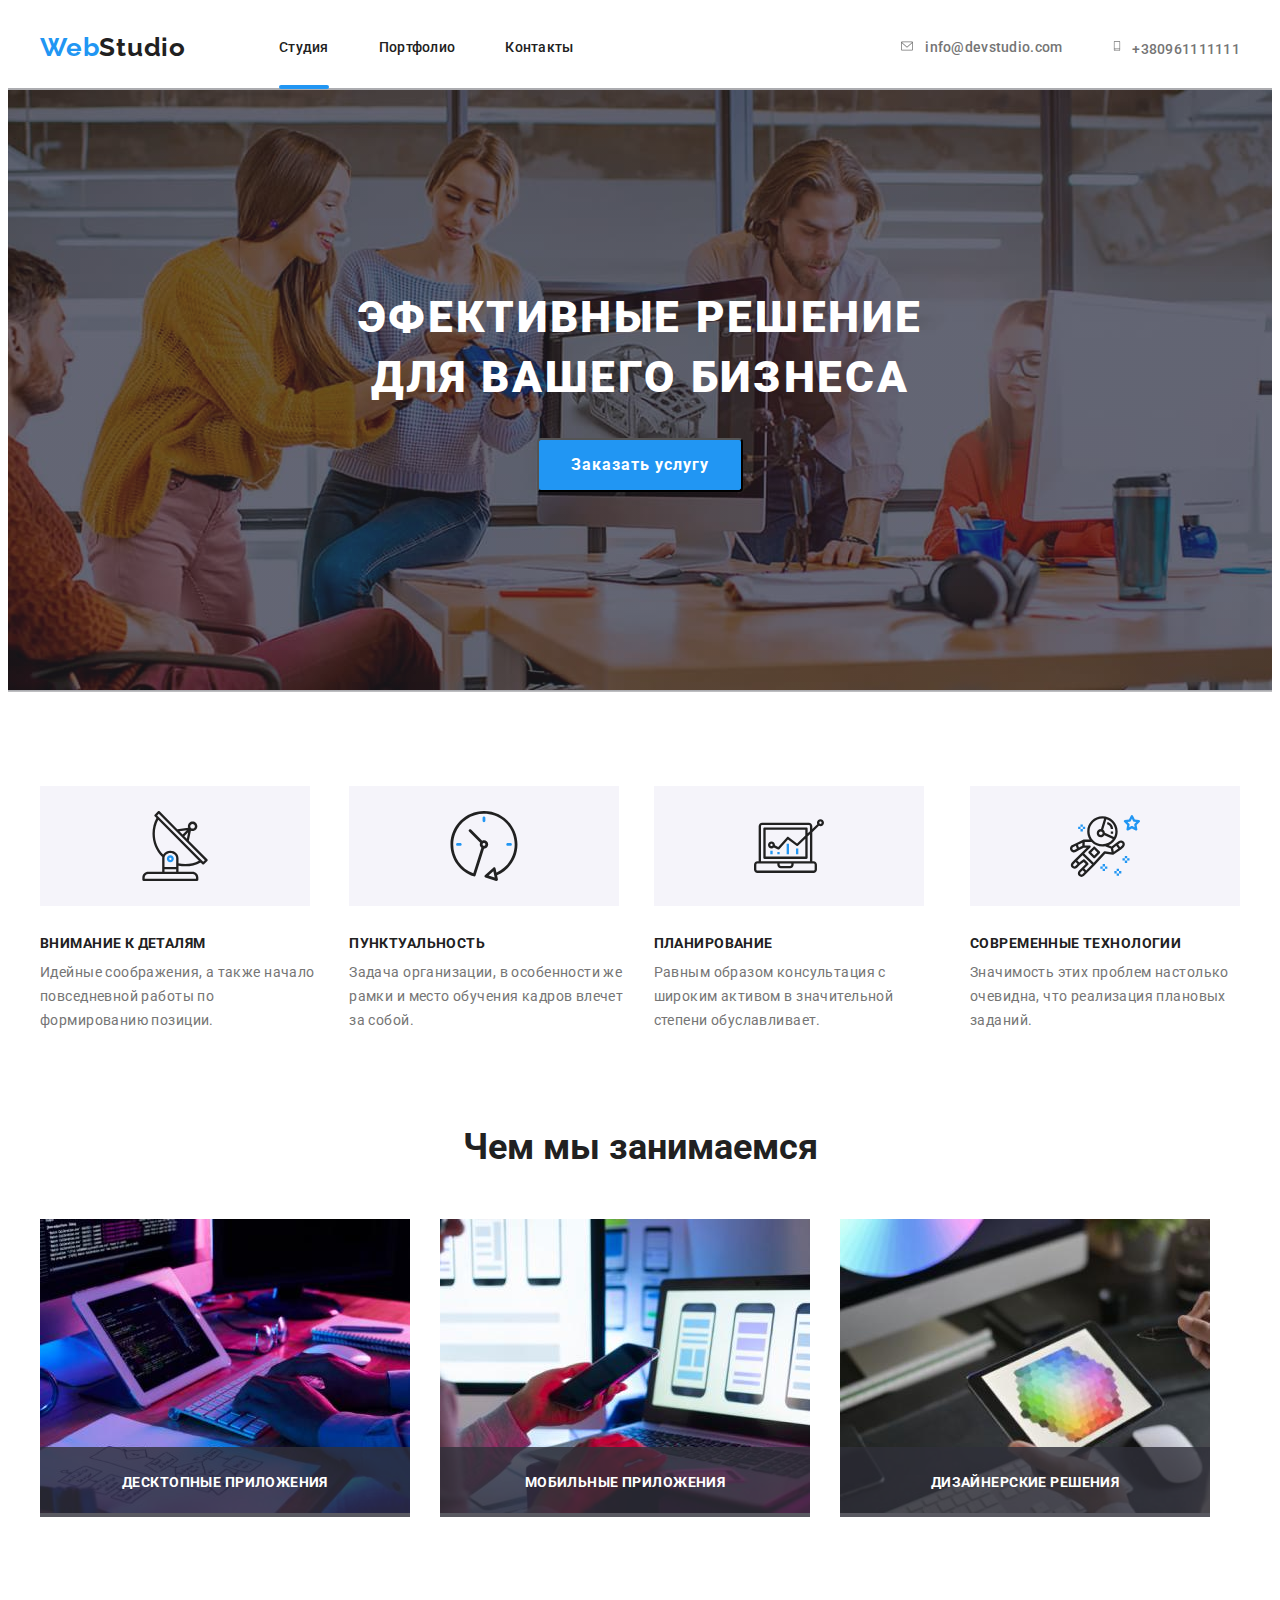
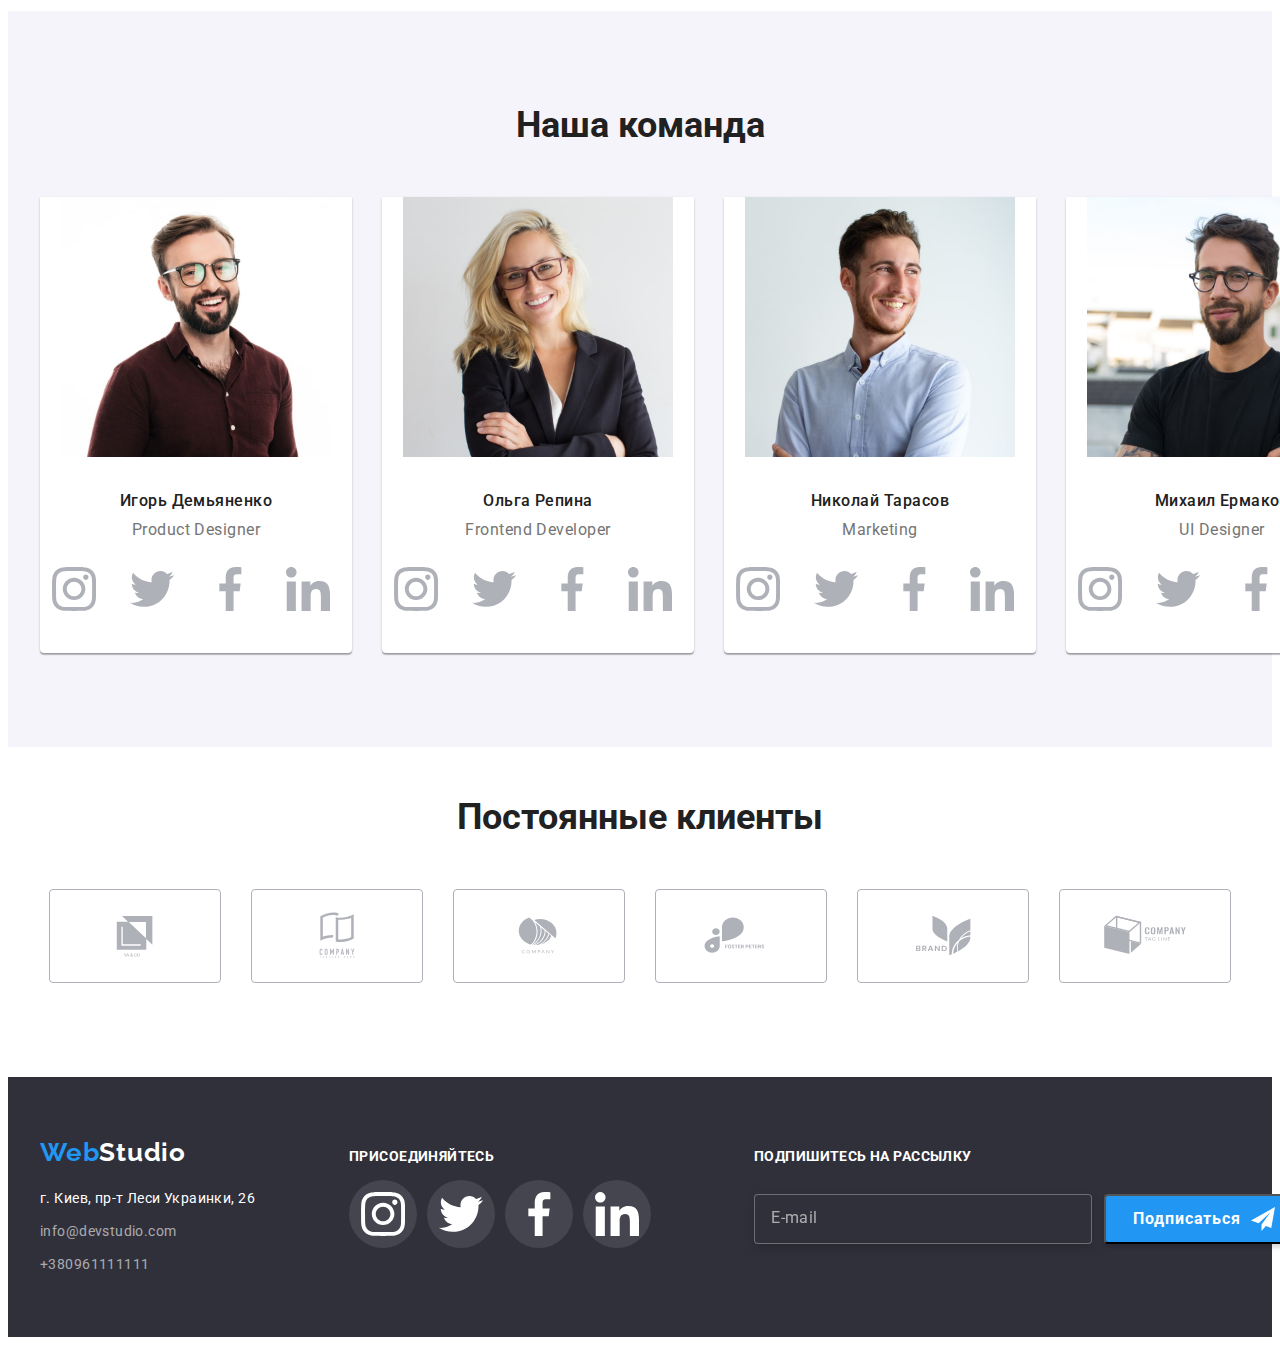
<file: index.html>
<!DOCTYPE html>
<html lang="ru">
<head>
    <meta charset="UTF-8">
    <meta http-equiv="X-UA-Compatible" content="IE=edge">
    <meta name="viewport" content="width=device-width, initial-scale=1.0">
    <title>Студия</title>
    <link rel="preconnect" href="https://fonts.googleapis.com">
    <link rel="preconnect" href="https://fonts.gstatic.com" crossorigin>
    <link href="https://fonts.googleapis.com/css2?family=Raleway:wght@700&family=Roboto:wght@400;500;700;900&display=swap"
        rel="stylesheet">
    <link rel="stylesheet" href="https://cdnjs.cloudflare.com/ajax/libs/modern-normalize/1.1.0/modern-normalize.min.css"
        integrity="sha512-wpPYUAdjBVSE4KJnH1VR1HeZfpl1ub8YT/NKx4PuQ5NmX2tKuGu6U/JRp5y+Y8XG2tV+wKQpNHVUX03MfMFn9Q=="
        crossorigin="anonymous" referrerpolicy="no-referrer" />
    <!-- <link rel="stylesheet" href="./css/styles.css"> -->
    <link rel="stylesheet" href="./css/main.min.css">
</head>
<body>
    <!--Header-->
    <header class="header"> 
        <div class="container">                
            <nav class="header__nav-content">   
                <a href="./index.html" class="logo"><span class="web">Web</span>Studio</a>
                <ul class="site-nav">
                    <li class="header-item"><a href="./index.html" class="current-page">Студия</a> </li>
                    <li class="header-item"><a href="./portfolio.html">Портфолио</a> </li>
                    <li class="header-item"><a href="">Контакты</a></li>
                </ul>
            </nav>
                <ul class="connection">
                    <li class="header-item">                        
                        <a href="mailto:info@devstudio.com"> 
                            <svg class="envelope header-icon" width="16" height="12">
                                <use href="./images/icons.svg#icon-envelope-hover-1"></use>
                            </svg>info@devstudio.com</a>

                    </li>
                    <li class="header-item">
                    
                    <a href="tel:+380961111111"> <svg class="smarthfone header-icon" width="10" height="16">
                        <use href="./images/icons.svg#icon-smartphone-1"></use>
                    </svg>+380961111111</a>
                    </li>

                </ul>                             
                                        
        </div>
    </header>
    <!--Main-->
    <main>
         
    <section class="hero" > 
        <div class="container hero-container">
            <h1 class="hero__title"> Эфективные решение <br> для вашего бизнеса</h1>
            <button type="button" class="button" data-modal-open>Заказать услугу</button>
        </div>
    </section>

    


    </div>
    <!--Advantages-->
    <section class="section">
        <div class="container advantages-container">
            <ul class="advantages-list">                
                <li class="advantages-list__item">
                    <div class="advantages-list__block">
                    <svg class="advantage-icon" width="70" height="70">
                        <use href="./images/icons.svg#icon-antenna-1-1"></use>
                    </svg>
                    </div>
                    <h3 class="title">Внимание к деталям</h3>
                    <p class="section-text">Идейные соображения, а также начало повседневной работы по формированию позиции.</p>
                </li>
                <li class="advantages-list__item">
                    <div class="advantages-list__block">
                    <svg class="advantage-icon" width="70" height="70">
                        <use href="./images/icons.svg#icon-clock-1-1"></use>
                    </svg>
                    </div>
                    <h3 class="title">Пунктуальность</h3>
                    <p class="section-text">Задача организации, в особенности же рамки и место обучения кадров влечет за собой.</p>
                </li>
                <li class="advantages-list__item">
                    <div class="advantages-list__block">
                    <svg class="advantage-icon" width="70" height="70">
                        <use href="./images/icons.svg#icon-diagram-1-1"></use>
                    </svg>
                    </div>
                    <h3 class="title">Планирование</h3>
                    <p class="section-text">Равным образом консультация с широким активом в значительной степени обуславливает.</p>
                </li>
                <li class="advantages-list__item">
                    <div class="advantages-list__block">
                    <svg class="advantage-icon" width="70" height="70">
                        <use href="./images/icons.svg#icon-astronaut-1-1"></use>
                    </svg>
                    </div>
                    <h3 class="title">Современные технологии</h3>
                    <p class="section-text">Значимость этих проблем настолько очевидна, что реализация плановых заданий.</p>
                </li>
            </ul>
        </div>
    </section>
    <!--Services-->
    <section class="section service-section">
        <div class="container services-container">
            <h2 class="section-title service-title">Чем мы занимаемся</h2>
            <ul class="services-photo">
                <li class="service-item"> 
                    <img src="./images/box1.jpg" width="370" height="294" alt="Програмирование">
                    <div class="service-card-overlay">
                        <p class="services-text">Десктопные приложения</p>
                    </div>
                </li>
                <li class="service-item">
                    <img src="./images/box2.jpg" width="370" height="294" alt="Разработка приложений">
                    <div class="service-card-overlay">
                        <p class="services-text">Мобильные приложения</p>
                    </div>
                </li>
                <li class="service-item">
                    <img src="./images/box3.jpg" width="370" height="294" alt="Дизайн разработка">
                    <div class="service-card-overlay">
                        <p class="services-text">Дизайнерские решения</p>
                    </div>
                </li>
            </ul>
        </div>
    </section>
    <!--Our stuff-->
    <section class="stuff-section">
        <div class="container stuff-container">
            <h2 class="section-title">Наша команда</h2>
            <ul class="stuff-list">
                <li class="stuff-list__item">
                    <img src="./images/igordemyanenko.jpg" width="270" height="260" alt="Игорь Демьяненко">
                    <div class="stuff-card-desctiption">
                        <h3 class="stuff-title">Игорь Демьяненко</h3>
                        <p class="stuff-text">Product Designer</p>
                        <ul class="social-links">
                            <li class="link-icon">
                                <a class="social-link" href="">
                                    <svg class="social-icon" width="20" height="20">
                                        <use href="./images/icons.svg#icon-instagram-2-1"></use>
                                    </svg>
                                </a>
                                
                            </li>
                            <li class="link-icon">
                                <a class="social-link" href="">
                                    <svg class="social-icon" width="20" height="20">
                                        <use href="./images/icons.svg#icon-twitter-1-1"></use>
                                    </svg>
                                </a>
                                
                            </li>
                            <li class="link-icon">
                                <a class="social-link" href=""><svg class="social-icon" width="20" height="20">
                                    <use href="./images/icons.svg#icon-facebook-1-1"></use>
                                </svg>
                                </a>
                                
                            </li>
                            <li class="link-icon">
                                <a class="social-link" href="">
                                    <svg class="social-icon" width="20" height="20">
                                        <use href="./images/icons.svg#icon-linkedin-1-1"></use>
                                    </svg>
                                </a>
                                
                            </li>

                        </ul>
                    </div>
                </li>
                <li class="stuff-list__item"> 
                    <img src="./images/olgarepina.jpg" width="270" height="260" alt="Ольга Репина">
                    <div class="stuff-card-desctiption">
                        <h3 class="stuff-title">Ольга Репина</h3>
                        <p class="stuff-text">Frontend Developer</p>
                        <ul class="social-links">
                            <li class="link-icon">
                                <a class="social-link" href="">
                                    <svg class="social-icon" width="20" height="20">
                                        <use href="./images/icons.svg#icon-instagram-2-1"></use>
                                    </svg>
                                </a>
                            
                            </li>
                            <li class="link-icon">
                                <a class="social-link" href="">
                                    <svg class="social-icon" width="20" height="20">
                                        <use href="./images/icons.svg#icon-twitter-1-1"></use>
                                    </svg>
                                </a>
                            
                            </li>
                            <li class="link-icon">
                                <a class="social-link" href=""><svg class="social-icon" width="20" height="20">
                                        <use href="./images/icons.svg#icon-facebook-1-1"></use>
                                    </svg>
                                </a>
                            
                            </li>
                            <li class="link-icon">
                                <a class="social-link" href="">
                                    <svg class="social-icon" width="20" height="20">
                                        <use href="./images/icons.svg#icon-linkedin-1-1"></use>
                                    </svg>
                                </a>
                            
                            </li>
                        </ul>
                    </div>
                </li>
                <li class="stuff-list__item">
                    <img src="./images/nikolaitarasov.jpg" width="270" height="260" alt="Николай Тарасов">
                    <div class="stuff-card-desctiption">
                        <h3 class="stuff-title">Николай Тарасов</h3>
                        <p class="stuff-text">Marketing</p>
                        <ul class="social-links">
                            <li class="link-icon">
                                <a class="social-link" href="">
                                    <svg class="social-icon" width="20" height="20">
                                        <use href="./images/icons.svg#icon-instagram-2-1"></use>
                                    </svg>
                                </a>
                            
                            </li>
                            <li class="link-icon">
                                <a class="social-link" href="">
                                    <svg class="social-icon" width="20" height="20">
                                        <use href="./images/icons.svg#icon-twitter-1-1"></use>
                                    </svg>
                                </a>
                            
                            </li>
                            <li class="link-icon">
                                <a class="social-link" href=""><svg class="social-icon" width="20" height="20">
                                        <use href="./images/icons.svg#icon-facebook-1-1"></use>
                                    </svg>
                                </a>
                            
                            </li>
                            <li class="link-icon">
                                <a class="social-link" href="">
                                    <svg class="social-icon" width="20" height="20">
                                        <use href="./images/icons.svg#icon-linkedin-1-1"></use>
                                    </svg>
                                </a>
                            
                            </li>
                        </ul>
                    </div>
                </li>
                <li class="stuff-list__item">
                    <img src="./images/mihailermakov.jpg" width="270" height="260" alt="Михаил Ермаков">
                    <div class="stuff-card-desctiption">
                        <h3 class="stuff-title">Михаил Ермаков</h3>
                        <p class="stuff-text">UI Designer</p>
                        <ul class="social-links">
                            <li class="link-icon">
                                <a class="social-link" href="">
                                    <svg class="social-icon" width="20" height="20">
                                        <use href="./images/icons.svg#icon-instagram-2-1"></use>
                                    </svg>
                                </a>
                            
                            </li>
                            <li class="link-icon">
                                <a class="social-link" href="">
                                    <svg class="social-icon" width="20" height="20">
                                        <use href="./images/icons.svg#icon-twitter-1-1"></use>
                                    </svg>
                                </a>
                            
                            </li>
                            <li class="link-icon">
                                <a class="social-link" href=""><svg class="social-icon" width="20" height="20">
                                        <use href="./images/icons.svg#icon-facebook-1-1"></use>
                                    </svg>
                                </a>
                            
                            </li>
                            <li class="link-icon">
                                <a class="social-link" href="">
                                    <svg class="social-icon" width="20" height="20">
                                        <use href="./images/icons.svg#icon-linkedin-1-1"></use>
                                    </svg>
                                </a>
                            
                            </li>
                        </ul>
                    </div>
                </li>
            </ul>
        </div>
    </section>

    <!--Our clients-->
    <section class="clients-section">
        <div class="container client-container">
            <h2 class="section-title">Постоянные клиенты</h2>
            <div class="container client-container">
            <ul class="client-list">
                <li class="client-list__item">
                    <a class="client-list__link" href="">
                    <svg class="client-list__icon" width="108" height="60">
                        <use href="./images/icons.svg#icon-Logo-uno-1"></use>
                    </svg>
                    </a>
                </li>
                <li class="client-list__item">
                    <a class="client-list__link" href="">
                    <svg class="client-list__icon" width="108" height="60">
                        <use href="./images/icons.svg#icon-Logo-dos-1"></use>
                    </svg>
                    </a>
                </li>
                <li class="client-list__item">
                    <a class="client-list__link" href="">
                    <svg class="client-list__icon" width="108" height="60">
                        <use href="./images/icons.svg#icon-Logo-tres-1"></use>
                    </svg>
                    </a>
                </li>
                <li class="client-list__item">
                    <a class="client-list__link" href="">
                    <svg class="client-list__icon" width="108" height="60">
                        <use href="./images/icons.svg#icon-Logo-cuatro-1"></use>
                    </svg>
                    </a>
                </li>
                <li class="client-list__item">
                    <a class="client-list__link" href="">
                    <svg class="client-list__icon" width="108" height="60">
                        <use href="./images/icons.svg#icon-Logo-cinco-1"></use>
                    </svg>
                    </a>
                </li>
                <li class="client-list__item">
                    <a class="client-list__link" href="">
                    <svg class="client-list__icon" width="108" height="60">
                        <use href="./images/icons.svg#icon-Logo-seis-1"></use>
                    </svg>
                    </a>
                </li>
            </ul>
            </div>
        </div>
    </section>
          
    </main>

    <footer class="footer">
        <div class="container footer-general-container">
            <div class="footer-container">
                <a href="./index.html" class="logo"><span class="web">Web</span><span class="studio">Studio</span></a>   
                <address class="address-info">
                    <p class="address">г. Киев, пр-т Леси Украинки, 26 </p>
                    <ul class="footer-connection">
                        <li class="connection-item"><a href="mailto:info@devstudio.com ">info@devstudio.com</a></li>
                        <li class="connection-item phone"><a href="tel:+380961111111">+380961111111</a></li>
                    
                    </ul>  
                </address>  
            </div>
            <div class="footer-link-container">
                <h3 class="footer-connect">ПРИСОЕДИНЯЙТЕСЬ</h3>
                <ul class="footer-social-links">
                    <li class="footer-social-links__icon">
                        <a class="footer-social-links__link" href="">
                            <svg class="footer-social-icon" width="20" height="20">
                                <use href="./images/icons.svg#icon-instagram-2-1"></use>
                            </svg>
                        </a>
            
                    </li>
                    <li class="footer-social-links__icon">
                        <a class="footer-social-links__link" href="">
                            <svg class="footer-social-icon" width="20" height="20">
                                <use href="./images/icons.svg#icon-twitter-1-1"></use>
                            </svg>
                        </a>
            
                    </li>
                    <li class="footer-social-links__icon">
                        <a class="footer-social-links__link" href="">
                            <svg class="footer-social-icon" width="20" height="20">
                                <use href="./images/icons.svg#icon-facebook-1-1"></use>
                            </svg>
                        </a>
            
                    </li>
                    <li class="footer-social-links__icon">
                        <a class="footer-social-links__link" href="">
                            <svg class="footer-social-icon" width="20" height="20">
                                <use href="./images/icons.svg#icon-linkedin-1-1"></use>
                            </svg>
                        </a>
            
                    </li>
                </ul>
            </div>
            <div class="footer-link-container footer-form">
                <h3 class="footer-connect footer-connect-sign">Подпишитесь на рассылку</h3>
                <form action="" class="footer-sign-form">
                    <div class="footer-email-block">
                    <label for="footer-email"></label>
                    <input type="email" class="footer-email" placeholder="E-mail">
                    <button type="submit" class="footer-sign-button">Подписаться
                        <svg class="footer-sign-icon" width="24" height="24">
                            <use href="./images/icons.svg#icon-plane-1"></use>
                        </svg>
                    </button>
                    </div>
                </form>
            </div>
            </div>
            
            
            </footer>
        </div>
               
        
    </footer>

    <!-- modal window -->
    

    <div class="backdrop is-hidden" data-modal>
        <div class="modal">
            <form action="#" class="contact-form">
                <b class="form-head"> Оставьте свои данные, мы вам перезвоним</b>
                <div class="modal-form-field">                  
                    <label for="name" class="name">Имя</label>
                    <span class="input-wrap">
                        <input type="text" name="name" id="name" class="form-input">
                        <svg class="modal-form-icon" width="12" height="12">
                            <use href="./images/icons.svg#icon-man-1"></use>
                        </svg>
                    </span>
                </div>
                <div class="modal-form-field">
                    <label for="tel" class="tel">Телефон</label>
                    <span class="input-wrap">
                        <input type="tel" name="tel" id="tel" class="form-input">
                        <svg class="modal-form-icon" width="13" height="13">
                            <use href="./images/icons.svg#icon-phone-1"></use>
                        </svg>
                    </span>
                </div>
                <div class="modal-form-field">
                    <label for="email" class="email">Почта</label>
                    <span class="input-wrap">
                    <input type="email" name="email" id="email" class="form-input">
                    <svg class="modal-form-icon" width="15" height="12">
                        <use href="./images/icons.svg#icon-mail-1"></use>
                    </svg>
                    </span>
                </div>
                <label for="Comments" class="comments">Комментариий</label>
                <textarea name="Comments" id="comments" placeholder="Введите текст" class="comment-form"></textarea>
            
                <fieldset class="contract-checkbox">
                    <input type="checkbox" id="policy" name="policy" class="visually-hidden checkbox-text">
                    <label for="policy" class="check-label">
                        <span class="icon-check">
                            <svg class="" width="11" height="8">
                                <use href="./images/icons.svg#icon-icon-check"></use>
                            </svg>
                        </span>
                        <span class="checkbox-policy-text">Соглашаюсь с рассылкой и принимаю <a href="" class="contract-link">Условия договора</a></span>
                    </label> 
                </fieldset>
                <div class="modal-send-button">
                <button type="submit" class="send-button">Отправить</button>
                </div>
                    
                
            </form>
        <button type="button" class="modal-btn" data-modal-close>     
            <svg class="close-icon" width="11" height="11">
                <use href="./images/icons.svg#icon-Vector-2"></use>
            </svg>


        </button>

        </div>

    </div>
    


    <script src="./js/modal.js"></script>


    
</body>
</html>
</file>
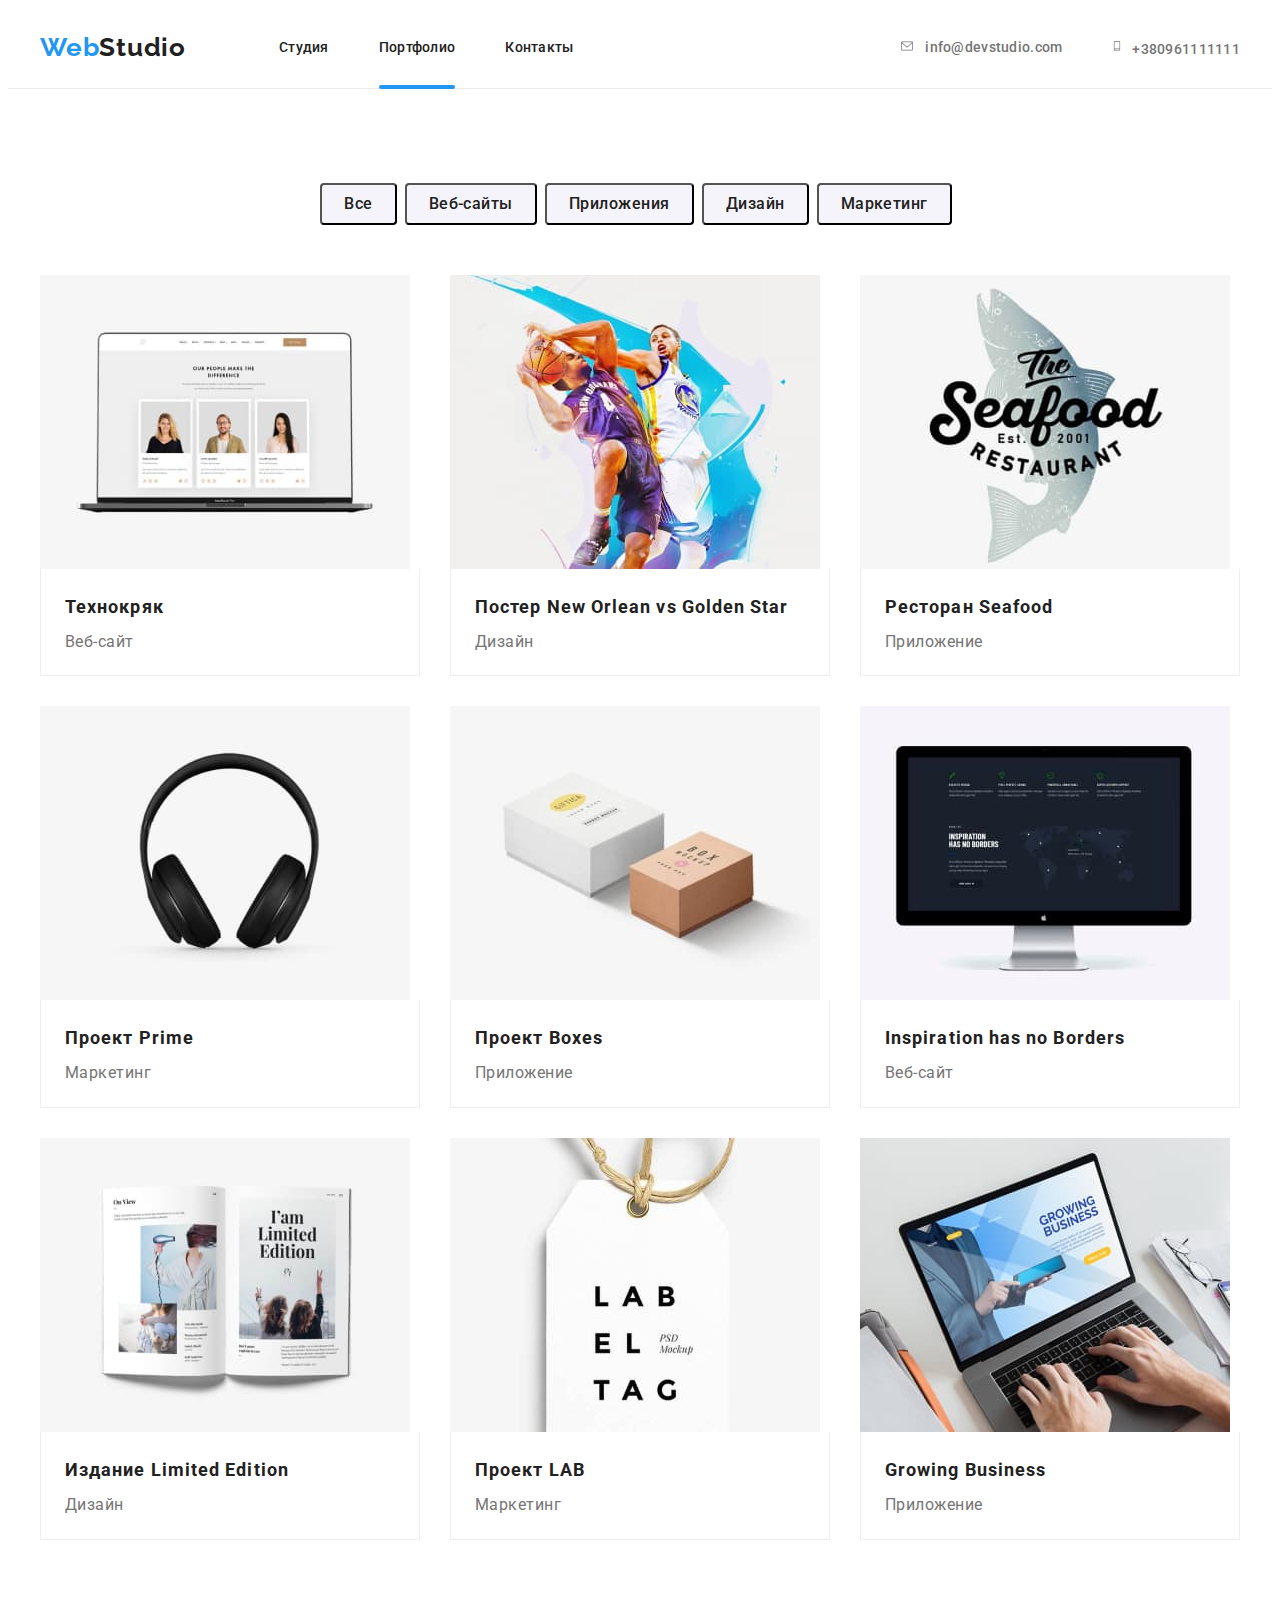
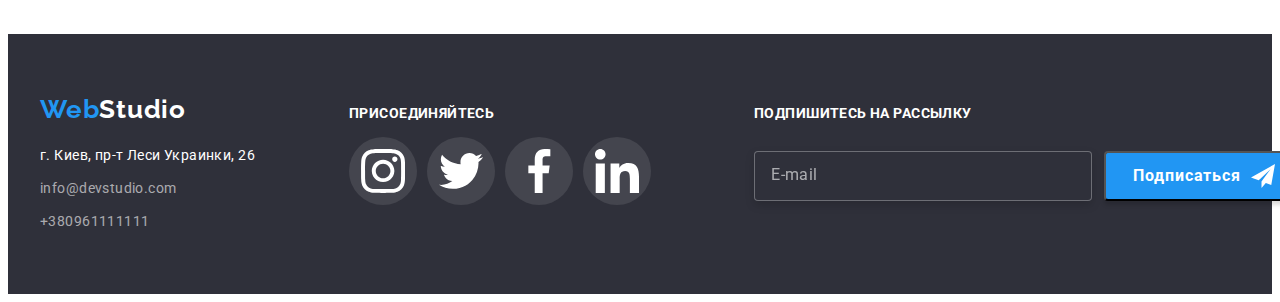
<file: portfolio.html>
<!DOCTYPE html>
<html lang="ru">

<head>
    <meta charset="UTF-8">
    <meta http-equiv="X-UA-Compatible" content="IE=edge">
    <meta name="viewport" content="width=device-width, initial-scale=1.0">
    <title>Портфолио</title> 
    <link rel="preconnect" href="https://fonts.googleapis.com">
    <link rel="preconnect" href="https://fonts.gstatic.com" crossorigin>
    <link href="https://fonts.googleapis.com/css2?family=Raleway:wght@700&family=Roboto:wght@400;500;700;900&display=swap"
        rel="stylesheet"> 
    <link rel="stylesheet" href="https://cdnjs.cloudflare.com/ajax/libs/modern-normalize/1.1.0/modern-normalize.min.css"
        integrity="sha512-wpPYUAdjBVSE4KJnH1VR1HeZfpl1ub8YT/NKx4PuQ5NmX2tKuGu6U/JRp5y+Y8XG2tV+wKQpNHVUX03MfMFn9Q=="
        crossorigin="anonymous" referrerpolicy="no-referrer" />
    <!-- <link rel="stylesheet" href="./css/styles.css"> -->
    <link rel="stylesheet" href="./css/main.min.css">

</head>

<body>

    <!--Header-->

        <header class="header portfolio-header">
            <div class="container">
                <nav class="header__nav-content">
                    <a href="./index.html" class="logo"><span class="web">Web</span>Studio</a>
                    <ul class="site-nav">
                        <li class="header-item"><a href="./index.html">Студия</a> </li>
                        <li class="header-item"><a href="./portfolio.html" class="current-page">Портфолио</a> </li>
                        <li class="header-item"><a href="">Контакты</a></li>
                    </ul>
                </nav>
                <ul class="connection">
                    <li class="header-item">
                        <a href="mailto:info@devstudio.com">
                            <svg class="envelope header-icon" width="16" height="12">
                                <use href="./images/icons.svg#icon-envelope-hover-1"></use>
                            </svg>info@devstudio.com</a>
                    
                    </li>
                    <li class="header-item">
                    
                        <a href="tel:+380961111111"> <svg class="smarthfone header-icon" width="10" height="16">
                                <use href="./images/icons.svg#icon-smartphone-1"></use>
                            </svg>+380961111111</a>
                    </li>
                
                </ul>
        
            </div>
        </header>

    <!--main-->

    <section class="section portfolio-section">
        <div class="container portfolio-container">
           
            <ul class="portfolio-btns">
                <li class="button-one"><button class="btn">Все</button></li>
                <li class="button-two"><button class="btn">Веб-сайты</button></li>
                <li class="button-three"><button class="btn">Приложения</button></li>
                <li class="button-four"><button class="btn">Дизайн</button></li>
                <li class="button-five"><button class="btn">Маркетинг</button></li>
            </ul>
            
            <ul class="portfolio-list">
                <li class="portfolio-item">
                    <div class="portfolio-item-info">
                        <img class="portfolio-photo" src="./images/macbook.jpg" width="370" height="294" alt="Макбук">
                        <div class="portfolio-item-overlay">
                        <div class="text-overlay">
                            <p class="portfolio-item-text">Технокряк это современная площадка распространения коронавируса. Компании используют эту платформу для цифрового
                                шпионажа и атак на защищённые сервера конкурентов.
                            </p>
                        </div>
                        </div>                       
                                                
                    </div>                    
                    
                    <div class="portfolio-contect-desctiption">
                        <h2 class="projects-title">Технокряк</h2>
                        <p class="project-text">Веб-сайт</p>
                    </div>                    
                    <p></p>
                </li>
                <li class="portfolio-item">
                    <div class="portfolio-item-info">
                    <img class="portfolio-photo" src="./images/basketball.jpg" width="370" height="294" alt="Баскетбол">
                        <div class="portfolio-item-overlay">
                            <div class="text-overlay">
                                <p class="portfolio-item-text">Технокряк это современная площадка распространения коронавируса. Компании
                                    используют эту платформу для цифрового
                                    шпионажа и атак на защищённые сервера конкурентов.
                                </p>
                            </div>
                        </div>
                    </div>
                    <div class="portfolio-contect-desctiption">
                        <h2 class="projects-title">Постер New Orlean vs Golden Star</h2>
                        <p class="project-text">Дизайн</p>
                    </div>
                    <p></p>
                </li>
                <li class="portfolio-item">
                    <div class="portfolio-item-info">
                    <img class="portfolio-photo" src="./images/restaurant.jpg" width="370" height="294" alt="Ресторан">
                        <div class="portfolio-item-overlay">
                            <div class="text-overlay">
                                <p class="portfolio-item-text">Технокряк это современная площадка распространения коронавируса. Компании
                                    используют эту платформу для цифрового
                                    шпионажа и атак на защищённые сервера конкурентов.
                                </p>
                            </div>
                        </div>
                    </div>
                        <div class="portfolio-contect-desctiption">
                            <h2 class="projects-title">Ресторан Seafood</h2>
                            <p class="project-text">Приложение</p>
                        </div>
                    <p></p>
                    
                </li>
                <li class="portfolio-item">
                    <div class="portfolio-item-info">
                    <img class="portfolio-photo" src="./images/beats.jpg" width="370" height="294" alt="Наушники">
                    <div class="portfolio-item-overlay">
                        <div class="text-overlay">
                            <p class="portfolio-item-text">Технокряк это современная площадка распространения коронавируса. Компании
                                используют эту платформу для цифрового
                                шпионажа и атак на защищённые сервера конкурентов.
                            </p>
                        </div>
                    </div>
                    </div>
                    <div class="portfolio-contect-desctiption">
                    <h2 class="projects-title">Проект Prime</h2>
                    <p class="project-text">Маркетинг</p>
                    </div>
                    <p></p>
                    
                </li>
                <li class="portfolio-item">
                    <div class="portfolio-item-info">
                    <img class="portfolio-photo" src="./images/boxes.jpg" width="370" height="294" alt="Коробки">
                    <div class="portfolio-item-overlay">
                        <div class="text-overlay">
                            <p class="portfolio-item-text">Технокряк это современная площадка распространения коронавируса. Компании
                                используют эту платформу для цифрового
                                шпионажа и атак на защищённые сервера конкурентов.
                            </p>
                        </div>
                    </div>
                    </div>
                    <div class="portfolio-contect-desctiption">
                    <h2 class="projects-title">Проект Boxes</h2>
                    <p class="project-text">Приложение</p>
                    </div>
                    <p></p>
                    
                </li>
                <li class="portfolio-item">
                    <div class="portfolio-item-info">
                    <img class="portfolio-photo" src="./images/monitor.jpg" width="370" height="294" alt="Монитор">
                    <div class="portfolio-item-overlay">
                        <div class="text-overlay">
                            <p class="portfolio-item-text">Технокряк это современная площадка распространения коронавируса. Компании
                                используют эту платформу для цифрового
                                шпионажа и атак на защищённые сервера конкурентов.
                            </p>
                        </div>
                    </div>
                    </div>
                    <div class="portfolio-contect-desctiption">
                    <h2 class="projects-title">Inspiration has no Borders</h2>
                    <p class="project-text">Веб-сайт</p>
                    </div>
                    <p></p>
                    
                </li>
                <li class="portfolio-item">
                    <div class="portfolio-item-info">
                    <img class="portfolio-photo" src="./images/book.jpg" width="370" height="294" alt="Книга">
                    <div class="portfolio-item-overlay">
                        <div class="text-overlay">
                            <p class="portfolio-item-text">Технокряк это современная площадка распространения коронавируса. Компании
                                используют эту платформу для цифрового
                                шпионажа и атак на защищённые сервера конкурентов.
                            </p>
                        </div>
                    </div>
                    </div>
                    <div class="portfolio-contect-desctiption">
                    <h2 class="projects-title">Издание Limited Edition</h2>
                    <p class="project-text">Дизайн</p>
                    </div>
                    <p></p>
                    
                </li>
                <li class="portfolio-item">
                    <div class="portfolio-item-info">
                    <img class="portfolio-photo" src="./images/tag.jpg" width="370" height="294" alt="Этикетка">
                    <div class="portfolio-item-overlay">
                        <div class="text-overlay">
                            <p class="portfolio-item-text">Технокряк это современная площадка распространения коронавируса. Компании
                                используют эту платформу для цифрового
                                шпионажа и атак на защищённые сервера конкурентов.
                            </p>
                        </div>
                    </div>
                    </div>
                    <div class="portfolio-contect-desctiption">
                    <h2 class="projects-title">Проект LAB</h2>
                    <p class="project-text">Маркетинг</p>
                    </div>
                    <p></p>
                    
                </li>
                <li class="portfolio-item">
                    <div class="portfolio-item-info">
                    <img class="portfolio-photo" src="./images/laptop.jpg" width="370" height="294" alt="Ноутбук">
                    <div class="portfolio-item-overlay">
                        <div class="text-overlay">
                            <p class="portfolio-item-text">Технокряк это современная площадка распространения коронавируса. Компании
                                используют эту платформу для цифрового
                                шпионажа и атак на защищённые сервера конкурентов.
                            </p>
                        </div>
                    </div>
                    </div>
                    <div class="portfolio-contect-desctiption">
                    <h2 class="projects-title">Growing Business</h2>
                    <p class="project-text">Приложение</p>
                    </div>
                    <p></p>
                    
                </li>




            </ul>
        </div>
      



    </section>






    <!--footer-->

    <footer class="footer">
        <div class="container footer-general-container">
            <div class="footer-container">
                <a href="./index.html" class="logo"><span class="web">Web</span><span class="studio">Studio</span></a>
                <address class="address-info">
                    <p class="address">г. Киев, пр-т Леси Украинки, 26 </p>
                    <ul class="footer-connection">
                        <li class="connection-item"><a href="mailto:info@devstudio.com ">info@devstudio.com</a></li>
                        <li class="connection-item phone"><a href="tel:+380961111111">+380961111111</a></li>
    
                    </ul>
                </address>
            </div>
            <div class="footer-link-container">
                <h3 class="footer-connect">ПРИСОЕДИНЯЙТЕСЬ</h3>
                <ul class="footer-social-links">
                    <li class="footer-social-links__icon">
                        <a class="footer-social-links__link" href="">
                            <svg class="footer-social-icon" width="20" height="20">
                                <use href="./images/icons.svg#icon-instagram-2-1"></use>
                            </svg>
                        </a>
    
                    </li>
                    <li class="footer-social-links__icon">
                        <a class="footer-social-links__link" href="">
                            <svg class="footer-social-icon" width="20" height="20">
                                <use href="./images/icons.svg#icon-twitter-1-1"></use>
                            </svg>
                        </a>
    
                    </li>
                    <li class="footer-social-links__icon">
                        <a class="footer-social-links__link" href="">
                            <svg class="footer-social-icon" width="20" height="20">
                                <use href="./images/icons.svg#icon-facebook-1-1"></use>
                            </svg>
                        </a>
    
                    </li>
                    <li class="footer-social-links__icon">
                        <a class="footer-social-links__link" href="">
                            <svg class="footer-social-icon" width="20" height="20">
                                <use href="./images/icons.svg#icon-linkedin-1-1"></use>
                            </svg>
                        </a>
    
                    </li>
                </ul>
            </div>
            <div class="footer-link-container footer-form">
                <h3 class="footer-connect footer-connect-sign">Подпишитесь на рассылку</h3>
                <form action="" class="footer-sign-form">
                    <div class="footer-email-block">
                        <label for="footer-email"></label>
                        <input type="email" class="footer-email" placeholder="E-mail">
                        <button type="submit" class="footer-sign-button">Подписаться
                            <svg class="footer-sign-icon" width="24" height="24">
                                <use href="./images/icons.svg#icon-plane-1"></use>
                            </svg>
                        </button>
                    </div>
                </form>
            </div>
        </div>
    
    
    </footer>
    </div>
    
    
    </footer>






</body>

</html>
</file>
<file: css/styles.css>
/* main text color: #757575;*/
/* secondary text color: #212121;  */
/* белый #FFFFFF */
/* акцент синий #2196F3 */
/* первичный цвет фона #E5E5E5; */
/* вторичный цвет фона #2F303A; */
/* цвет фона наша команда #F5F4FA */


:root {
  --primary-text-color: #757575;
  --secondary-text-color: #212121;
  --accent-color: #2196F3;
  --accent-second-color: #FFFFFF;
  --primary-background-color: #e5e5e5;
  --secondary-background-color: #2F303A;
  --stuff-background-color: #F5F4FA:



}

body {
  
  color: var(--primary-text-color);
  font-family: Roboto, sans-serif;
}

p, h1, h2, h3, h4, h5, h5, h6 {
  margin-top: 0;
  margin-bottom: 0;
}

ul {
  list-style: none;
  margin-top: 0;
  margin-bottom: 0;
  padding-left: 0;

}

.header .container {
  display: flex;
  align-items: center; 
}
.container {
  width: 1200px;
  padding-left: 15px;
  padding-right: 15px; 
  margin: 0 auto; 

}
.logo {
  margin-right: 93px;
   padding-top: 24px;
  padding-bottom: 25px;
}
.logo {
  font-family: Raleway, sans-serif;
font-weight: bold;
font-size: 26px;
line-height: 1.19;
letter-spacing: 0.03em;
color: var(--secondary-text-color);
text-decoration: none;
}
.web {
  color: var(--accent-color);
}

/* site-nav */

.nav-content {
  display: flex;
  align-items: center;
}

.site-nav {
  
  display: flex;
}
.site-nav a {
font-weight: 500;
font-size: 14px;
line-height: 1.14;
letter-spacing: 0.02em;
  color: var(--secondary-text-color);
  text-decoration: none;
  transition: color 250ms cubic-bezier(0.4, 0, 0.2, 1);
}
.site-nav a:hover, 
.site-nav a:focus {
  color: var(--accent-color);
}

.header-item {
  display: flex;
  justify-content: center;
  align-items: center;
    
}

.header-item:not(:last-child) {
  margin-right: 50px;
}
.connection {
  display: flex;
  margin-left: auto;
  
}
.connection a {
font-weight: 500;
font-size: 14px;
line-height: 1.14;
letter-spacing: 0.02em;
  color: var(--primary-text-color);
  text-decoration: none;
  transition: color 250ms cubic-bezier(0.4, 0, 0.2, 1);
}
.connection a:hover, 
.connection a:focus {
  color: var(--accent-color);
}
.header-icon{
  display: inline-block;
  align-items: center;
  justify-content: center;
  padding-bottom: 0;
  transition: fill 250ms cubic-bezier(0.4, 0, 0.2, 1);
}

.header-item a:hover .header-icon,
.header-item a:focus .header-icon {
  fill: var(--accent-color);
}



.envelope{
  margin-right: 10px;
  fill: var(--primary-text-color);
  cursor: pointer;
  justify-content: center;
  align-items: center;
  }
.smarthfone {
  margin-right: 10px;
  fill: var(--primary-text-color);
  cursor: pointer;
  justify-content: center;
  align-items: center;
    }

.current-page {
  position: relative;
  display: inline-block;
  padding-top: 32px;
  padding-bottom: 32px;
  
  
  color: var(--accent-color);
  
}

.current-page::after {
  content: '';

  position: absolute;
left: 0;
bottom: -1px;
  display: block;
  width: 100%;
  height: 4px;
  border-radius: 2px;
  background-color: var(--accent-color);

}

/* main */
.hero {
  /* background-color: var(--secondary-background-color); */
  background-image: linear-gradient(
    rgba(47, 48, 58, 0.4),
    rgba(47, 48, 58, 0.4)
  ),  url(../images/background.jpg);
  background-repeat: no-repeat;
  background-position: center;
  background-size: 1600px;

  display: flex;
  align-items: center;
  padding-top: 200px;
  padding-bottom: 200px;
}

.hero-title {
padding-bottom: 30px;
font-weight: 900;
font-size: 44px;
line-height: 1.36;
text-align: center;
letter-spacing: 0.06em;
text-transform: uppercase;
color: var(--accent-second-color);
}


.button {
display: block;
border-radius: 4px;
margin-left: auto;
margin-right: auto;
padding-top: 10px;
padding-bottom: 10px;
padding-left: 32px;
padding-right: 32px;
justify-content: center;
font-family: Roboto;
font-style: normal;
font-weight: bold;
font-size: 16px;
line-height: 1.87;
align-items: center;
text-align: center;
letter-spacing: 0.06em;
background-color: var(--accent-color);
color: var(--accent-second-color);
cursor: pointer;
}


.section {
  padding-top: 94px;
  
}
.section-title {
display: block;
text-align: center;
align-items: center;
font-family: Roboto;
font-style: normal;
font-weight: bold;
font-size: 36px;
line-height: 1.16;
color: var(--secondary-text-color);
}

.advantages-container {
  display: flex;
  align-items: center;
  justify-content: center;
}

.advantage-block {
  display: flex;
  width: 270px;
  height: 120px;
  background-color: #F5F4FA;
  margin-bottom: 30px;
    align-items: center;
  justify-content: center;
  

}

.advantages-list {
  display: flex;
}


.advantage-item:not(:last-child) {
margin-right: 30px;
}



.title {
margin-bottom: 10px;
font-family: Roboto;
font-style: normal;
font-weight: bold;
font-size: 14px;
line-height: 1.14;
letter-spacing: 0.03em;
text-transform: uppercase;
  color: var(--secondary-text-color);
}




/* Services */
.service-section {
  padding-bottom: 94px;
}
.service-title {
  text-align: center;
}
.services-container {
    align-items: center;
    
}
.service-title {
  display: block;
  margin-bottom: 50px;
}
.services-photo {
  display: flex;
}
.service-item:not(:last-child) {
  margin-right: 30px;
}


.section-text {
font-size: 14px;
line-height: 1.71;
letter-spacing: 0.03em;
}
.service-item{
  position: relative;
}
.service-card-overlay {
  display: flex;
  align-items: center; 
  justify-content: center;
  position: absolute;
  bottom: 0;
  left: 0;
  width: 100%;
  height: 70px;
  background-color: rgba(47, 48, 58, 0.8);
}
.services-text{
  display: block;
  position: absolute;
  align-items: center; 
  justify-content: center;
 
  font-family: Roboto;
font-style: normal;
font-weight: bold;
font-size: 14px;
line-height: 16px;
text-align: center;
letter-spacing: 0.03em;
text-transform: uppercase;

color: #FFFFFF;
}

/* stuff */

.stuff-section {
  padding-top: 94px;
padding-bottom: 94px;
background-color: #F5F4FA;
}

.stuff-list {
  display: flex;
margin-top: 50px;
}
.stuff-item:not(:last-child) {
  margin-right: 30px;
}
.stuff-item {
  align-items: center;
  text-align: center;
  box-shadow: 0px 1px 3px rgba(0, 0, 0, 0.12), 0px 1px 1px rgba(0, 0, 0, 0.14), 0px 2px 1px rgba(0, 0, 0, 0.2);
border-radius: 0px 0px 4px 4px;
background-color: #fff;
  }


.stuff-card-desctiption {
  padding-top: 30px;
  padding-bottom: 30px;
}

.stuff-text {
font-size: 16px;
line-height: 1.187;
letter-spacing: 0.03em;
}

.stuff-title {
padding-bottom: 10px;
font-weight: 500;
font-size: 16px;
line-height: 1.187;
letter-spacing: 0.03em;
  color: var(--secondary-text-color)

}

.social-links {
  display: flex;
  align-items: center;
  padding-left: auto;
  justify-content: center;
  margin-top: 16px;
  margin-right: auto;
  margin-left: auto;
  fill: #AFB1B8;
}



.link-icon {
  display: flex;
  align-items: center;
  justify-content: center;
  margin-right: 10px;

}
.social-link {
  fill: #AFB1B8;
  transition: background-color 250ms cubic-bezier(0.4, 0, 0.2, 1);
  transition: fill 250ms cubic-bezier(0.4, 0, 0.2, 1);
}
.social-icon {
  display: flex;
  width: 44px;
  height: 44px;
  padding: 12px;
  
}


.social-link:hover,
.social-link:focus {
  border-radius: 50%;
  fill: #FFFFFF;
  background-color: var(--accent-color);
cursor: pointer;
}

.social-icon:not(:last-child) {
  margin-right: 10px;
}

/* clients */

.client-section {
padding-bottom: 94px;
}

.client-container {
padding: 0;
margin-top: 50px;   
margin-bottom: 94px;
}



.client-icon {  
  justify-content: center;
  align-items: center;  
  display: flex;
  border: #AFB1B8 solid 1px;
  border-radius: 4px;
  width: 170px;
  height: 92px;
  }


.client-list {
  display: flex;
  align-items: center;
  justify-content: center;   
}


.client-item:not(:last-child) {
  margin-right: 30px;
}


.client-icon {  
  fill: #AFB1B8;
}

.client-section-link:hover .client-icon,
.client-section-link:focus .client-icon {
 fill: var(--accent-color);
  border: var(--accent-color) solid 1px 
}
/* .client-icon:hover ,
.client-icon:focus {
  fill: var(--accent-color);
  border: var(--accent-color) solid 1px
} */

/* .client-icon:hover,
.client-icon:focus {
fill: var(--accent-color);
border: red solid 1px;
}  */


/* .client-block a:hover, .client-icon
.client-block a:focus .client-icon {
  fill: var(--accent-color);
  cursor: pointer;
  
} */

/* footer */
.footer {
   padding-top: 60px;
   padding-bottom: 60px;
 
}
.footer {
  background-color: var(--secondary-background-color);
  color: var(--accent-second-color);
}

.footer-general-container{
  display: flex;
  align-items: baseline;

 
}
.address-info {
  padding-top: 20px;
}
.studio {
  color: var(--accent-second-color);
}
.address {

font-style: normal;
font-weight: normal;
font-size: 14px;
line-height: 1.71;
letter-spacing: 0.03em;
  color: var(--accent-second-color);
}

.footer-connection a {

font-style: normal;
font-weight: normal;
font-size: 14px;
line-height: 1.71;
letter-spacing: 0.03em;

color: rgba(255, 255, 255, 0.6);
text-decoration: none;
  transition: color 250ms cubic-bezier(0.4, 0, 0.2, 1);
}
.footer-connection a:hover,
.footer-connection a:focus {
  color: var(--accent-color);
}

.connection-item {
  margin-top: 9px;
}

.footer-connect{
  font-family: Roboto;
font-style: normal;
font-weight: bold;
font-size: 14px;
line-height: 16px;
letter-spacing: 0.03em;
text-transform: uppercase;
color: var(--accent-second-color);
}

.footer-container {
  padding-right: 70px;
  
}


.footer-social-links {
  display: flex;
  align-items: center;
  padding-left: auto;
  justify-content: center;
  margin-top: 16px;
  margin-right: auto;
  margin-left: auto;
  
}



.footer-link-icon {
  display: flex;
  align-items: center;
  justify-content: center;
  margin-right: 10px;

}
.footer-social-link {
  fill:#FFFFFF;
  background-color: rgba(255, 255, 255, 0.1);
 border-radius: 50%;
 transition: background-color 250ms cubic-bezier(0.4, 0, 0.2, 1);
  
}
.footer-social-icon {
  display: flex;
  width: 44px;
  height: 44px;
  padding: 12px;
  
}


.footer-social-link:hover,
.footer-social-link:focus {
  border-radius: 50%;
  fill: #FFFFFF;
  background-color: var(--accent-color);
cursor: pointer;
}

.footer-social-icon:not(:last-child) {
  margin-right: 10px;
}


/* Portfolio */
.portfolio-header {
  background-color: white;
  border-bottom: 1px solid #ECECEC;
}

.portfolio-section {
  
  padding-top: 94px;
  padding-bottom: 94px;
}
.portfolio-btns {
  margin-right: auto;
  margin-left: auto;
  justify-content: center;
  display: flex;
  align-items: center;
  margin-bottom: 50px;
  
}

.btn:not(:last-child) {
  align-items: center;
  justify-content: center;
  display: block;
  
  
}

.btn{
border-radius: 4px;
margin-right: 8px;
padding: 6px 22px;
font-family: Roboto;
font-style: normal;
font-weight: 500;
font-size: 16px;
line-height: 1.62;
text-align: center;
align-items: center;
letter-spacing: 0.03em;
background-color: #F5F4FA;
color: var(--secondary-text-color);
text-decoration: none;
cursor: pointer;
transition: background-color 250ms cubic-bezier(0.4, 0, 0.2, 1);
/* transition: color 250ms cubic-bezier(0.4, 0, 0.2, 1); */
}

.btn:hover,
.btn:focus {
  background-color: var(--accent-color);
color: var(--accent-second-color);
box-shadow: 0px 3px 1px rgba(0, 0, 0, 0.1), 0px 1px 2px rgba(0, 0, 0, 0.08), 0px 2px 2px rgba(0, 0, 0, 0.12);
border-radius: 4px;
}

.portfolio-list {
  display: flex;
  flex-wrap: wrap;
  align-content: center;
  margin-left: -30px;
  
  }

.portfolio-item {
    margin-left: 30px;
  flex-basis: calc((100% - 3 * 30px) / 3);
  
  
}
/* .portfolio-item:not(:nth-child(3n)) {
  margin-bottom: 30px;
} */
.portfolio-item:not(:nth-last-child(-n + 3)) {
  margin-bottom: 30px;
}

.portfolio-item:hover, 
.portfolio-item:focus {
background: #FFFFFF;
/* border: 1px solid #EEEEEE; */
box-sizing: border-box;
box-shadow: 0px 1px 1px rgba(0, 0, 0, 0.12), 0px 4px 4px rgba(0, 0, 0, 0.06), 1px 4px 6px rgba(0, 0, 0, 0.16);

}

.portfolio-photo {  
  display: block;
  
}

.portfolio-item-info {
  position: relative;
  overflow: hidden;
}

.text-overlay {
  position: absolute;
  display: flex;
top: 63px;
left: 24px;
right: 24px;
bottom: 63px;

  font-family: Roboto;
font-style: normal;
font-weight: normal;
font-size: 18px;
line-height: 28px;
letter-spacing: 0.03em;
color:#FFFFFF ;
}


.portfolio-item:hover .portfolio-item-overlay {
  transform: translateY(-100%);  
}

.portfolio-item-overlay {
  position: absolute;
  display: inline-block;
  content: '';
  width: 100%;
  height: 100%;
  background-color: rgba(33, 150, 243, 0.9); 
  
  
  transform: translateY(0%);
  transition: transform 250ms cubic-bezier(0.4, 0, 0.2, 1);
  
  }

/* .portfolio-item:hover::before {
  opacity: 1;
} */

/* .portfolio-item:hover .portfolio-item-text
.portfolio-item:focus .portfolio-item-text {
  color: green;
} */


.portfolio-contect-desctiption {
  border-bottom: 1px solid #EEEEEE;
  border-right: 1px solid #EEEEEE;  
  border-left: 1px solid #EEEEEE;
  padding-bottom: 20px;
  padding-top: 20px;
  padding-left: 24px;
}
.projects-title {
padding-bottom: 4px;
font-weight: bold;
font-size: 18px;
line-height: 2;
letter-spacing: 0.06em;
  color: var(--secondary-text-color);
}

.project-text {

font-size: 16px;
line-height: 1.66;
letter-spacing: 0.03em;
}

/* modal window */
.backdrop {
  position: fixed;
  top: 0;
  left: 0;
  width: 100vw;
  height: 100vh;
  background-color: rgba(0, 0, 0, 0.2);
  opacity: 1;
  transition: opacity 250ms cubic-bezier(0.4, 0, 0.2, 1);
}
.backdrop.is-hidden {
  opacity: 0;
  visibility: hidden;
  pointer-events: none;
}

.modal{
  position: absolute;
  /* top: 221px;
  right: 536px;
  left: 536px; */
 
  top: 50%;
  left: 50%;
transform: translate(-50%, -50%);
  width: 528px;
min-height: 581px;

background: #FFFFFF;
box-shadow: 0px 1px 3px rgba(0, 0, 0, 0.12), 0px 1px 1px rgba(0, 0, 0, 0.14), 0px 2px 1px rgba(0, 0, 0, 0.2);
border-radius: 4px;
}

.modal-btn {
position: absolute;
top: 8px;
right: 8px;
width: 30px;
height: 30px;
border-radius: 50%;

border: 1px solid rgba(0, 0, 0, 0.1);
box-sizing: border-box;
background-color: unset;
cursor: pointer;
transition: border 250ms cubic-bezier(0.4, 0, 0.2, 1);
}

.close-icon {
  fill: #000000;
  transition: fill 250ms cubic-bezier(0.4, 0, 0.2, 1);
}

.modal-btn:hover .close-icon,
.modal-btn:focus .close-icon {
  fill: #2196F3; 
}



/* footer form */
.footer-form {
  margin-left: 93px;
}
.footer-connect-sign {
  margin-bottom: 30px;
}
.footer-sign-form {
  width: 100%;
}
.footer-email-block {
  display: flex;
}
.footer-email {
  color: #FFFFFF;
  width: 338px;
  height: 50px;
  padding: 16px;
  background-color: #2F303A;
  border: 1px solid rgba(255, 255, 255, 0.3);
box-sizing: border-box;
filter: drop-shadow(0px 4px 4px rgba(0, 0, 0, 0.15));
border-radius: 4px;
outline: none;
}
.footer-email::placeholder {
  font-family: Roboto;
font-style: normal;
font-weight: normal;
font-size: 16px;
line-height: 20px;
/* identical to box height, or 125% */

display: flex;
align-items: center;
letter-spacing: 0.03em;

color: rgba(255, 255, 255, 0.6);
}

.footer-sign-button {
margin-left: 12px;
  width: 200px;
height: 50px;  
background-color: #2196F3;
box-shadow: 0px 4px 4px rgba(0, 0, 0, 0.15);
border-radius: 4px;
font-family: Roboto;
font-style: normal;
font-weight: bold;
font-size: 16px;
line-height: 30px;
/* identical to box height, or 187% */

display: flex;
align-items: center;
text-align: center;
justify-content: center;
letter-spacing: 0.06em;

color: #FFFFFF;
outline: none;
}
.footer-sign-icon{
 margin-left: 10px; 
}


/* modal-form */

.contact-form {
    width: 528px;
min-height: 581px;
  padding: 40px;

}

.form-head {
  display: block;
  font-family: Roboto;
font-style: normal;
font-weight: bold;
font-size: 20px;
line-height: 23px;
text-align: center;
letter-spacing: 0.03em;

color: #212121;
width: 448px;
margin-bottom: 12px;
}

.form-input {
  width: 448px;
  height: 40px;
  padding-left: 42px;
  cursor: pointer;
  border: 1px solid rgba(33, 33, 33, 0.2);
box-sizing: border-box;
border-radius: 4px;
  transition: border 250ms cubic-bezier(0.4, 0, 0.2, 1);

}
.modal-form-icon {
  transition: fill 250ms cubic-bezier(0.4, 0, 0.2, 1);

}

.input-wrap:hover .modal-form-icon,
.input-wrap:focus .modal-form-icon {
  fill: #2196F3;
}

.form-input:hover,
.form-input:focus {
 border: 1px solid #2196F3;
outline: none;
}

/* .modal-form-icon:focus,
.modal-form-icon:hover {
  fill: #2196F3;
} */



.name{
  margin-bottom: 4px;
  width: 25px;
  height: 14px;
  font-family: Roboto;
font-style: normal;
font-weight: normal;
font-size: 12px;
line-height: 14px;
/* identical to box height */

letter-spacing: 0.01em;

color: #757575;
}

.tel {
 margin-bottom: 4px;
  width: 58px;
  height: 14px;
  font-family: Roboto;
font-style: normal;
font-weight: normal;
font-size: 12px;
line-height: 14px;
/* identical to box height */

letter-spacing: 0.01em;

color: #757575; 
}
.email{ 
margin-bottom: 4px;
  width: 41px;
  height: 14px;
  font-family: Roboto;
font-style: normal;
font-weight: normal;
font-size: 12px;
line-height: 14px;
/* identical to box height */

letter-spacing: 0.01em;

color: #757575;
}
.comments {
  margin-bottom: 4px;
  width: 80px;
  height: 14px;
  font-family: Roboto;
font-style: normal;
font-weight: normal;
font-size: 12px;
line-height: 14px;
/* identical to box height */

letter-spacing: 0.01em;
color: #757575;
}
.comment-form {
  width: 448px;
  height: 120px;
  margin-bottom: 20px;
  resize: none;
  padding: 16px 12px;
  border: 1px solid rgba(33, 33, 33, 0.2);
box-sizing: border-box;
border-radius: 4px;
 transition: border 250ms cubic-bezier(0.4, 0, 0.2, 1);
}
.comment-form::placeholder {

  font-family: Roboto;
font-style: normal;
font-weight: normal;
font-size: 12px;
line-height: 14px;
letter-spacing: 0.01em;

color: rgba(117, 117, 117, 0.5);
}

.comment-form:focus,
.comment-form:hover {
  border: 1px solid #2196F3;
  outline: none;
}

.contract-checkbox { 
    width: 100%;
  margin-bottom: 30px;
  border: none;
}
.checkbox-text {
padding-left: 8.36;
font-family: Roboto;
font-style: normal;
font-weight: normal;
font-size: 12px;
line-height: 24px;
/* identical to box height, or 171% */

letter-spacing: 0.03em;

color: #757575;

}
.send-button {
font-family: Roboto;
font-style: normal;
font-weight: bold;
font-size: 16px;
line-height: 30px;
/* identical to box height, or 187% */

display: flex;
align-items: center;
text-align: center;
justify-content: center;
letter-spacing: 0.06em;

color: #FFFFFF;
width: 200px;
height: 50px;
background-color: #2196F3;
box-shadow: 0px 4px 4px rgba(0, 0, 0, 0.15);
border-radius: 4px;
cursor: pointer;
outline: none;
}

.modal-send-button{
  display: flex;
  text-align: center;
  align-items: center;
  justify-content: center;
}
.modal-form-field {
  margin-bottom: 10px;
}


.send-button:hover,
.send-button:focus {
   outline: none;
}


.input-wrap {
position: relative;
display: block;

}
.modal-form-icon{
position: absolute;
left: 12px;
top: 50%;
transform: translateY(-50%);

}



.check-label{
  display: flex;
  align-items: center;
  justify-content: center;
  
}

.icon-check {
  display: flex;
  align-items:center;
  justify-content: center;
  width: 16px;
  height: 15px;
  border: 2px solid #000000;
border-radius: 2px;
margin-right: 7px;
display: flex;
align-items: center;
justify-content: center;
}

.checkbox-text:checked + .check-label .icon-check {
  background-color: var(--accent-color);
  border: none;
}
.visually-hidden {
  position: absolute;
  width: 1px;
  height: 1;
  margin: -1px;
  padding: 0;
  overflow: hidden;
  border: 0;
  clip: rect(0 0 0 0);

}

.checkbox-policy-text{
 font-family: Roboto;
font-style: normal;
font-weight: normal;
font-size: 14px;
line-height: 24px;
/* identical to box height, or 171% */

letter-spacing: 0.03em;

color: #757575; 
outline: none;
}

.contract-link{
  color: #2196F3;

}
</file>
<file: css/main.min.css>
:root{--primary-text-color: #757575;--secondary-text-color: #212121;--accent-color: #2196f3;--accent-second-color: #ffffff;--primary-background-color: #e5e5e5;--secondary-background-color: #2f303a;--stuff-background-color: #f5f4fa}.visually-hidden{position:absolute;width:1px;height:1;margin:-1px;padding:0;overflow:hidden;border:0;clip:rect(0 0 0 0)}body{color:var(--primary-text-color);font-family:Roboto, sans-serif}p,h1,h2,h3,h4,h5,h5,h6{margin-top:0;margin-bottom:0}ul{list-style:none;margin-top:0;margin-bottom:0;padding-left:0}.container{width:1200px;padding-left:15px;padding-right:15px;margin:0 auto}.logo{font-family:Raleway, sans-serif;font-weight:bold;font-size:26px;line-height:1.19;letter-spacing:0.03em;color:var(--secondary-text-color);text-decoration:none}.header .container{display:flex;align-items:center}.logo{margin-right:93px;padding-top:24px;padding-bottom:25px}.web{color:var(--accent-color)}.header__nav-content{display:flex;align-items:center}.site-nav{display:flex}.site-nav a{font-weight:500;font-size:14px;line-height:1.14;letter-spacing:0.02em;color:var(--secondary-text-color);text-decoration:none;transition:color 250ms cubic-bezier(0.4, 0, 0.2, 1)}.site-nav a:hover,.site-nav a:focus{color:var(--accent-color)}.header-item{display:flex;justify-content:center;align-items:center}.header-item:not(:last-child){margin-right:50px}.connection{display:flex;margin-left:auto}.connection a{font-weight:500;font-size:14px;line-height:1.14;letter-spacing:0.02em;color:var(--primary-text-color);text-decoration:none;transition:color 250ms cubic-bezier(0.4, 0, 0.2, 1)}.connection a:hover,.connection a:focus{color:var(--accent-color)}.header-icon{display:inline-block;align-items:center;justify-content:center;padding-bottom:0;transition:fill 250ms cubic-bezier(0.4, 0, 0.2, 1)}.header-item a:hover .header-icon,.header-item a:focus .header-icon{fill:var(--accent-color)}.envelope{margin-right:10px;fill:var(--primary-text-color);cursor:pointer;justify-content:center;align-items:center}.smarthfone{margin-right:10px;fill:var(--primary-text-color);cursor:pointer;justify-content:center;align-items:center}.current-page{position:relative;display:inline-block;padding-top:32px;padding-bottom:32px;color:var(--accent-color)}.current-page::after{content:'';position:absolute;left:0;bottom:-1px;display:block;width:100%;height:4px;border-radius:2px;background-color:var(--accent-color)}.hero{background-image:linear-gradient(rgba(47,48,58,0.4), rgba(47,48,58,0.4)),url(../images/background.jpg);background-repeat:no-repeat;background-position:center;background-size:1600px;display:flex;align-items:center;padding-top:200px;padding-bottom:200px}.hero__title{padding-bottom:30px;font-weight:900;font-size:44px;line-height:1.36;text-align:center;letter-spacing:0.06em;text-transform:uppercase;color:var(--accent-second-color)}.button{display:block;border-radius:4px;margin-left:auto;margin-right:auto;padding-top:10px;padding-bottom:10px;padding-left:32px;padding-right:32px;justify-content:center;font-family:Roboto;font-style:normal;font-weight:bold;font-size:16px;line-height:1.87;align-items:center;text-align:center;letter-spacing:0.06em;background-color:var(--accent-color);color:var(--accent-second-color);cursor:pointer}.section{padding-top:94px}.section-title{display:block;text-align:center;align-items:center;font-family:Roboto;font-style:normal;font-weight:bold;font-size:36px;line-height:1.16;color:var(--secondary-text-color)}.advantages-container{display:flex;align-items:center;justify-content:center}.advantages-list__block{display:flex;width:270px;height:120px;background-color:#f5f4fa;margin-bottom:30px;align-items:center;justify-content:center}.advantages-list{display:flex}.advantages-list__item:not(:last-child){margin-right:30px}.title{margin-bottom:10px;font-family:Roboto;font-style:normal;font-weight:bold;font-size:14px;line-height:1.14;letter-spacing:0.03em;text-transform:uppercase;color:var(--secondary-text-color)}.service-section{padding-bottom:94px}.service-title{text-align:center}.services-container{align-items:center}.service-title{display:block;margin-bottom:50px}.services-photo{display:flex}.section-text{font-size:14px;line-height:1.71;letter-spacing:0.03em}.service-item{position:relative}.service-item:not(:last-child){margin-right:30px}.service-card-overlay{display:flex;align-items:center;justify-content:center;position:absolute;bottom:0;left:0;width:100%;height:70px;background-color:rgba(47,48,58,0.8)}.services-text{display:block;position:absolute;align-items:center;justify-content:center;font-family:Roboto;font-style:normal;font-weight:bold;font-size:14px;line-height:16px;text-align:center;letter-spacing:0.03em;text-transform:uppercase;color:#ffffff}.stuff-section{padding-top:94px;padding-bottom:94px;background-color:#f5f4fa}.stuff-list{display:flex;margin-top:50px}.stuff-list__item{align-items:center;text-align:center;box-shadow:0px 1px 3px rgba(0,0,0,0.12),0px 1px 1px rgba(0,0,0,0.14),0px 2px 1px rgba(0,0,0,0.2);border-radius:0px 0px 4px 4px;background-color:#fff}.stuff-list__item:not(:last-child){margin-right:30px}.stuff-card-desctiption{padding-top:30px;padding-bottom:30px}.stuff-text{font-size:16px;line-height:1.187;letter-spacing:0.03em}.stuff-title{padding-bottom:10px;font-weight:500;font-size:16px;line-height:1.187;letter-spacing:0.03em;color:var(--secondary-text-color)}.social-links{display:flex;align-items:center;padding-left:auto;justify-content:center;margin-top:16px;margin-right:auto;margin-left:auto;fill:#afb1b8}.link-icon{display:flex;align-items:center;justify-content:center;margin-right:10px}.social-link{fill:#afb1b8;transition:background-color 250ms cubic-bezier(0.4, 0, 0.2, 1);transition:fill 250ms cubic-bezier(0.4, 0, 0.2, 1)}.social-link:hover,.social-link:focus{border-radius:50%;fill:#ffffff;background-color:var(--accent-color);cursor:pointer}.social-icon{display:flex;width:44px;height:44px;padding:12px}.social-icon:not(:last-child){margin-right:10px}.client-section{padding-bottom:94px}.client-container{padding:0;margin-top:50px;margin-bottom:94px}.client-list__icon{justify-content:center;align-items:center;display:flex;border:#afb1b8 solid 1px;border-radius:4px;width:170px;height:92px}.client-list{display:flex;align-items:center;justify-content:center}.client-list__item:not(:last-child){margin-right:30px}.client-list__icon{fill:#afb1b8}.client-list__link:hover .client-list__icon,.client-list__link:focus .client-list__icon{fill:var(--accent-color);border:var(--accent-color) solid 1px}.footer{padding-top:60px;padding-bottom:60px}.footer{background-color:var(--secondary-background-color);color:var(--accent-second-color)}.footer-general-container{display:flex;align-items:baseline}.address-info{padding-top:20px}.studio{color:var(--accent-second-color)}.address{font-style:normal;font-weight:normal;font-size:14px;line-height:1.71;letter-spacing:0.03em;color:var(--accent-second-color)}.footer-connection a{font-style:normal;font-weight:normal;font-size:14px;line-height:1.71;letter-spacing:0.03em;color:rgba(255,255,255,0.6);text-decoration:none;transition:color 250ms cubic-bezier(0.4, 0, 0.2, 1)}.footer-connection a:hover,.footer-connection a:focus{color:var(--accent-color)}.connection-item{margin-top:9px}.footer-connect{font-family:Roboto;font-style:normal;font-weight:bold;font-size:14px;line-height:16px;letter-spacing:0.03em;text-transform:uppercase;color:var(--accent-second-color)}.footer-container{padding-right:70px}.footer-social-links{display:flex;align-items:center;padding-left:auto;justify-content:center;margin-top:16px;margin-right:auto;margin-left:auto}.footer-social-links__icon{display:flex;align-items:center;justify-content:center;margin-right:10px}.footer-social-links__link{fill:#ffffff;background-color:rgba(255,255,255,0.1);border-radius:50%;transition:background-color 250ms cubic-bezier(0.4, 0, 0.2, 1)}.footer-social-links__link:hover,.footer-social-links__link:focus{border-radius:50%;fill:#ffffff;background-color:var(--accent-color);cursor:pointer}.footer-social-icon{display:flex;width:44px;height:44px;padding:12px}.footer-social-icon:not(:last-child){margin-right:10px}.footer-form{margin-left:93px}.footer-connect-sign{margin-bottom:30px}.footer-sign-form{width:100%}.footer-email-block{display:flex}.footer-email{color:#ffffff;width:338px;height:50px;padding:16px;background-color:#2f303a;border:1px solid rgba(255,255,255,0.3);box-sizing:border-box;filter:drop-shadow(0px 4px 4px rgba(0,0,0,0.15));border-radius:4px;outline:none}.footer-email::placeholder{font-family:Roboto;font-style:normal;font-weight:normal;font-size:16px;line-height:20px;display:flex;align-items:center;letter-spacing:0.03em;color:rgba(255,255,255,0.6)}.footer-sign-button{margin-left:12px;width:200px;height:50px;background-color:#2196f3;box-shadow:0px 4px 4px rgba(0,0,0,0.15);border-radius:4px;font-family:Roboto;font-style:normal;font-weight:bold;font-size:16px;line-height:30px;display:flex;align-items:center;text-align:center;justify-content:center;letter-spacing:0.06em;color:#ffffff;outline:none;cursor:pointer}.footer-sign-icon{margin-left:10px}.backdrop{position:fixed;top:0;left:0;width:100vw;height:100vh;background-color:rgba(0,0,0,0.2);opacity:1;transition:opacity 250ms cubic-bezier(0.4, 0, 0.2, 1)}.backdrop.is-hidden{opacity:0;visibility:hidden;pointer-events:none}.modal{position:absolute;top:50%;left:50%;transform:translate(-50%, -50%);width:528px;min-height:581px;background:#ffffff;box-shadow:0px 1px 3px rgba(0,0,0,0.12),0px 1px 1px rgba(0,0,0,0.14),0px 2px 1px rgba(0,0,0,0.2);border-radius:4px}.modal-btn{position:absolute;top:8px;right:8px;width:30px;height:30px;border-radius:50%;border:1px solid rgba(0,0,0,0.1);box-sizing:border-box;background-color:unset;cursor:pointer;transition:border 250ms cubic-bezier(0.4, 0, 0.2, 1)}.close-icon{fill:#000000;transition:fill 250ms cubic-bezier(0.4, 0, 0.2, 1)}.modal-btn:hover .close-icon,.modal-btn:focus .close-icon{fill:#2196f3}.contact-form{width:528px;min-height:581px;padding:40px}.form-head{display:block;font-family:Roboto;font-style:normal;font-weight:bold;font-size:20px;line-height:23px;text-align:center;letter-spacing:0.03em;color:#212121;width:448px;margin-bottom:12px}.form-input{width:448px;height:40px;padding-left:42px;cursor:pointer;border:1px solid rgba(33,33,33,0.2);box-sizing:border-box;border-radius:4px;transition:border 250ms cubic-bezier(0.4, 0, 0.2, 1)}.form-input:hover,.form-input:focus{border:1px solid #2196f3;outline:none}.modal-form-icon{transition:fill 250ms cubic-bezier(0.4, 0, 0.2, 1)}.input-wrap:hover .modal-form-icon,.input-wrap:focus .modal-form-icon{fill:#2196f3}.name{margin-bottom:4px;width:25px;height:14px;font-family:Roboto;font-style:normal;font-weight:normal;font-size:12px;line-height:14px;letter-spacing:0.01em;color:#757575}.tel{margin-bottom:4px;width:58px;height:14px;font-family:Roboto;font-style:normal;font-weight:normal;font-size:12px;line-height:14px;letter-spacing:0.01em;color:#757575}.email{margin-bottom:4px;width:41px;height:14px;font-family:Roboto;font-style:normal;font-weight:normal;font-size:12px;line-height:14px;letter-spacing:0.01em;color:#757575}.comments{margin-bottom:4px;width:80px;height:14px;font-family:Roboto;font-style:normal;font-weight:normal;font-size:12px;line-height:14px;letter-spacing:0.01em;color:#757575}.comment-form{width:448px;height:120px;margin-bottom:20px;resize:none;padding:16px 12px;border:1px solid rgba(33,33,33,0.2);box-sizing:border-box;border-radius:4px;transition:border 250ms cubic-bezier(0.4, 0, 0.2, 1)}.comment-form::placeholder{font-family:Roboto;font-style:normal;font-weight:normal;font-size:12px;line-height:14px;letter-spacing:0.01em;color:rgba(117,117,117,0.5)}.comment-form:focus,.comment-form:hover{border:1px solid #2196f3;outline:none}.contract-checkbox{width:100%;margin-bottom:30px;border:none}.checkbox-text{padding-left:8.36;font-family:Roboto;font-style:normal;font-weight:normal;font-size:12px;line-height:24px;letter-spacing:0.03em;color:#757575}.send-button{font-family:Roboto;font-style:normal;font-weight:bold;font-size:16px;line-height:30px;display:flex;align-items:center;text-align:center;justify-content:center;letter-spacing:0.06em;color:#ffffff;width:200px;height:50px;background-color:#2196f3;box-shadow:0px 4px 4px rgba(0,0,0,0.15);border-radius:4px;cursor:pointer;outline:none}.send-button:hover,.send-button:focus{outline:none}.modal-send-button{display:flex;text-align:center;align-items:center;justify-content:center}.modal-form-field{margin-bottom:10px}.input-wrap{position:relative;display:block}.modal-form-icon{position:absolute;left:12px;top:50%;transform:translateY(-50%)}.check-label{display:flex;align-items:center;justify-content:center}.icon-check{display:flex;align-items:center;justify-content:center;width:16px;height:15px;border:2px solid #000000;border-radius:2px;margin-right:7px;display:flex;align-items:center;justify-content:center}.checkbox-text:checked+.check-label .icon-check{background-color:var(--accent-color);border:none}.checkbox-policy-text{font-family:Roboto;font-style:normal;font-weight:normal;font-size:14px;line-height:24px;letter-spacing:0.03em;color:#757575;outline:none}.contract-link{color:#2196f3}.portfolio-header{background-color:white;border-bottom:1px solid #ececec}.portfolio-section{padding-top:94px;padding-bottom:94px}.portfolio-btns{margin-right:auto;margin-left:auto;justify-content:center;display:flex;align-items:center;margin-bottom:50px}.btn:not(:last-child){align-items:center;justify-content:center;display:block}.btn{border-radius:4px;margin-right:8px;padding:6px 22px;font-family:Roboto;font-style:normal;font-weight:500;font-size:16px;line-height:1.62;text-align:center;align-items:center;letter-spacing:0.03em;background-color:#f5f4fa;color:var(--secondary-text-color);text-decoration:none;cursor:pointer;transition:background-color 250ms cubic-bezier(0.4, 0, 0.2, 1)}.btn:hover,.btn:focus{background-color:var(--accent-color);color:var(--accent-second-color);box-shadow:0px 3px 1px rgba(0,0,0,0.1),0px 1px 2px rgba(0,0,0,0.08),0px 2px 2px rgba(0,0,0,0.12);border-radius:4px}.portfolio-list{display:flex;flex-wrap:wrap;align-content:center;margin-left:-30px}.portfolio-item{margin-left:30px;flex-basis:calc((100% - 3 * 30px) / 3)}.portfolio-item:not(:nth-last-child(-n+3)){margin-bottom:30px}.portfolio-item:hover,.portfolio-item:focus{background:#ffffff;box-sizing:border-box;box-shadow:0px 1px 1px rgba(0,0,0,0.12),0px 4px 4px rgba(0,0,0,0.06),1px 4px 6px rgba(0,0,0,0.16)}.portfolio-photo{display:block}.portfolio-item-info{position:relative;overflow:hidden}.text-overlay{position:absolute;display:flex;top:63px;left:24px;right:24px;bottom:63px;font-family:Roboto;font-style:normal;font-weight:normal;font-size:18px;line-height:28px;letter-spacing:0.03em;color:#ffffff}.portfolio-item:hover .portfolio-item-overlay{transform:translateY(-100%)}.portfolio-item-overlay{position:absolute;display:inline-block;content:'';width:100%;height:100%;background-color:rgba(33,150,243,0.9);transform:translateY(0%);transition:transform 250ms cubic-bezier(0.4, 0, 0.2, 1)}.portfolio-contect-desctiption{border-bottom:1px solid #eeeeee;border-right:1px solid #eeeeee;border-left:1px solid #eeeeee;padding-bottom:20px;padding-top:20px;padding-left:24px}.projects-title{padding-bottom:4px;font-weight:bold;font-size:18px;line-height:2;letter-spacing:0.06em;color:var(--secondary-text-color)}.project-text{font-size:16px;line-height:1.66;letter-spacing:0.03em}
/*# sourceMappingURL=main.min.css.map */
</file>
